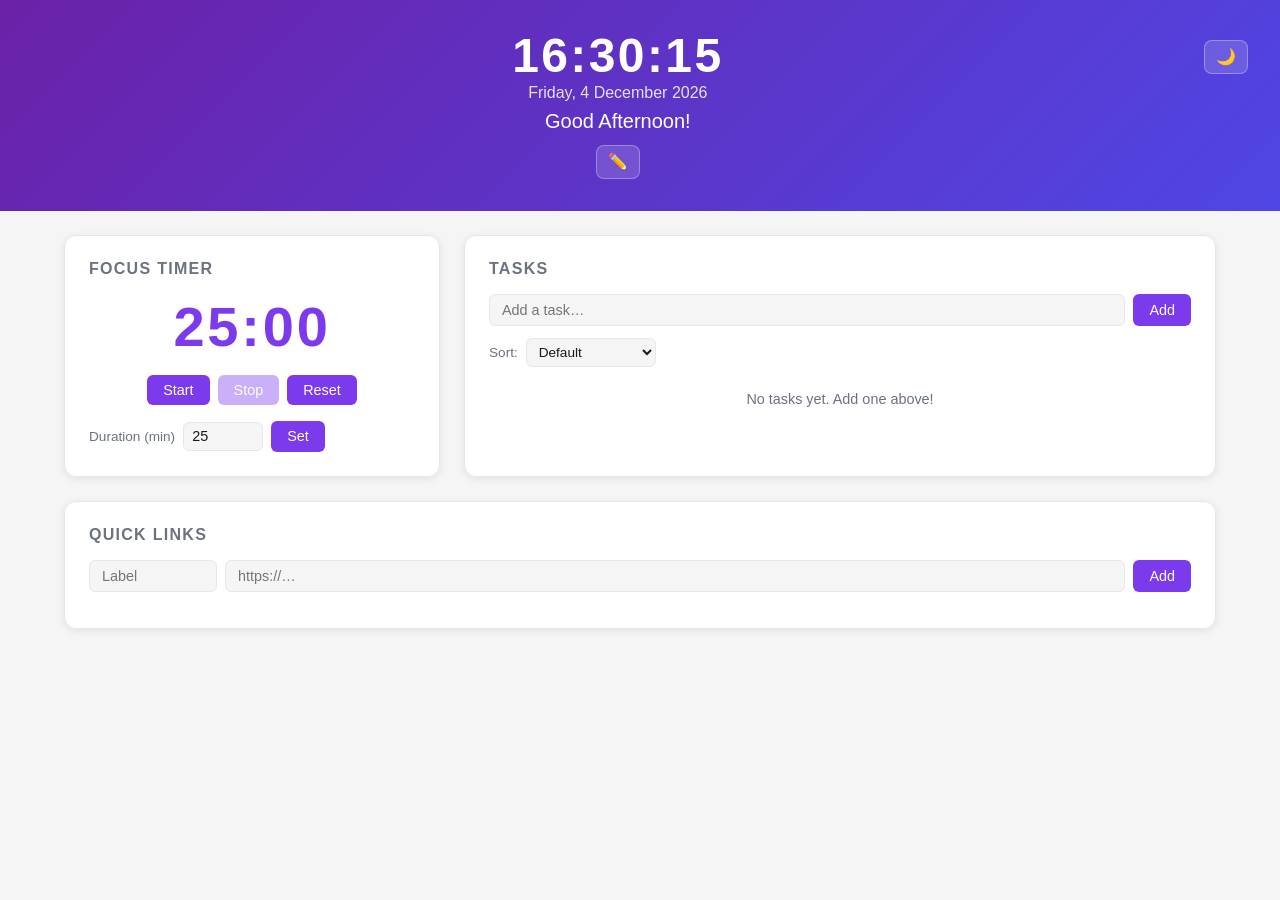
<file: index.html>
<!DOCTYPE html>
<html lang="en" data-theme="light">
<head>
  <meta charset="UTF-8">
  <meta name="viewport" content="width=device-width, initial-scale=1.0">
  <title>To-Do List Life Dashboard-Muhammad Rasyid</title>
  <link rel="stylesheet" href="css/style.css">
  <link rel="shortcut icon" href="img/Logo.png" type="image/x-icon">
  <link href="https://unpkg.com/aos@2.3.1/dist/aos.css" rel="stylesheet">
</head>
<body>

  <!-- Warning Banner (hidden by default) -->
  <div id="warning-banner" class="warning-banner hidden" role="alert">
    <span id="warning-message"></span>
    <button id="warning-close" aria-label="Dismiss warning">✕</button>
  </div>

  <!-- Header: Greeting Widget -->
  <header class="dashboard-header" data-aos="zoom-out">
    <div class="greeting-section">
      <div id="time" class="time-display" aria-live="polite"></div>
      <div id="date" class="date-display"></div>
      <div id="greeting-text" class="greeting-text"></div>
      <span id="name-display" class="name-display"></span>
      <!-- Inline name editor (hidden until activated) -->
      <div id="name-editor" class="name-editor hidden">
        <input id="name-input" type="text" maxlength="50" placeholder="Your name" aria-label="Display name">
        <button id="name-save">Save</button>
        <button id="name-cancel">Cancel</button>
      </div>
      <button id="edit-name-btn" class="icon-btn" aria-label="Edit name">✏️</button>
    </div>
    <button id="theme-toggle" class="icon-btn" aria-label="Toggle theme">🌙</button>
  </header>

  <!-- Main Content: Two-column layout -->
  <main class="dashboard-main">

    <!-- Left Column: Focus Timer -->
    <section class="widget timer-widget" aria-labelledby="timer-heading" data-aos="fade-right" data-aos-delay="150">
      <h2 id="timer-heading">Focus Timer</h2>
      <div id="timer-display" class="timer-display" aria-live="polite">25:00</div>
      <div class="timer-controls">
        <button id="start-btn">Start</button>
        <button id="stop-btn" disabled>Stop</button>
        <button id="reset-btn">Reset</button>
      </div>
      <div class="timer-config">
        <label for="duration-input">Duration (min)</label>
        <input id="duration-input" type="number" min="1" max="120" value="25" aria-describedby="duration-error">
        <button id="set-duration-btn">Set</button>
        <span id="duration-error" class="error-msg hidden" role="alert"></span>
      </div>
    </section>

    <!-- Right Column: Task List -->
    <section class="widget tasks-widget" aria-labelledby="tasks-heading" data-aos="fade-left">
      <h2 id="tasks-heading">Tasks</h2>
      <div class="task-input-row">
        <input id="task-input" type="text" placeholder="Add a task…" aria-label="New task" aria-describedby="task-error">
        <button id="add-task-btn">Add</button>
      </div>
      <span id="task-error" class="error-msg hidden" role="alert"></span>
      <div class="task-sort-row">
        <label for="sort-select">Sort:</label>
        <select id="sort-select" aria-label="Sort tasks">
          <option value="default">Default</option>
          <option value="az">A–Z</option>
          <option value="za">Z–A</option>
          <option value="completed-last">Completed last</option>
          <option value="completed-first">Completed first</option>
        </select>
      </div>
      <ul id="task-list" class="task-list" aria-label="Task list"></ul>
      <p class="task-empty-msg" id="task-empty-msg">No tasks yet. Add one above!</p>
    </section>

  </main>

  <!-- Footer: Quick Links -->
  <footer class="dashboard-footer" data-aos="fade-up">
    <section class="widget links-widget" aria-labelledby="links-heading">
      <h2 id="links-heading">Quick Links</h2>
      <div class="link-input-row">
        <input id="link-label-input" type="text" maxlength="30" placeholder="Label" aria-label="Link label">
        <input id="link-url-input" type="url" placeholder="https://…" aria-label="Link URL" aria-describedby="link-error">
        <button id="add-link-btn">Add</button>
      </div>
      <span id="link-error" class="error-msg hidden" role="alert"></span>
      <div id="links-container" class="links-container"></div>
    </section>
  </footer>

  <script src="js/app.js"></script>
  <script src="https://unpkg.com/aos@2.3.1/dist/aos.js"></script>

  <script>
      AOS.init({
                duration: 1800, 
                easing: 'ease-in-out-back',
                once: true,  
            });
  </script>
</body>
</html>
</file>
<file: css/style.css>
/* ===== CSS Custom Properties (Theming) ===== */
:root {
  --color-bg: #f5f5f5;
  --color-surface: #ffffff;
  --color-header-bg: #6b21a8;
  --color-header-bg-end: #4f46e5;
  --color-text: #1a1a1a;
  --color-text-muted: #6b7280;
  --color-text-on-header: #ffffff;
  --color-accent: #7c3aed;
  --color-border: #e5e7eb;
  --color-error: #dc2626;
  --color-success: #16a34a;
  --color-task-done: #9ca3af;
  --color-btn-primary: #7c3aed;
  --color-btn-primary-text: #ffffff;
  --color-btn-danger: #dc2626;
  --shadow: 0 2px 8px rgba(0,0,0,0.08);
}

[data-theme="dark"] {
  --color-bg: #111827;
  --color-surface: #1f2937;
  --color-text: #f9fafb;
  --color-text-muted: #9ca3af;
  --color-border: #374151;
  --color-task-done: #6b7280;
  --color-btn-primary: #8b5cf6;
  --shadow: 0 2px 8px rgba(0,0,0,0.4);
}

/* ===== Base Reset & Body ===== */
*, *::before, *::after {
  box-sizing: border-box;
  margin: 0;
  padding: 0;
}

body {
  font-family: -apple-system, BlinkMacSystemFont, 'Segoe UI', Roboto, sans-serif;
  background-color: var(--color-bg);
  color: var(--color-text);
  min-height: 100vh;
  transition: background-color 0.2s, color 0.2s;
  overflow-x: hidden;
}

/* ===== Warning Banner ===== */
.warning-banner {
  position: fixed;
  top: 0;
  left: 0;
  right: 0;
  background-color: #fef3c7;
  color: #92400e;
  padding: 0.75rem 1.5rem;
  display: flex;
  justify-content: space-between;
  align-items: center;
  z-index: 1000;
  border-bottom: 1px solid #fcd34d;
}

[data-theme="dark"] .warning-banner {
  background-color: #451a03;
  color: #fcd34d;
  border-bottom-color: #92400e;
}

/* ===== Utility ===== */
.hidden {
  display: none !important;
}

.error-msg {
  color: var(--color-error);
  font-size: 0.8rem;
  margin-top: 0.25rem;
  display: block;
}

/* ===== Header ===== */
.dashboard-header {
  background: linear-gradient(135deg, var(--color-header-bg), var(--color-header-bg-end));
  color: var(--color-text-on-header);
  padding: 2rem;
  display: flex;
  justify-content: space-between;
  align-items: flex-start;
  /* position: relative;
  z-index: 100;
  transform: none !important;
  opacity: 1 !important; */
}

.greeting-section {
  display: flex;
  flex-direction: column;
  align-items: center;
  gap: 0.25rem;
  flex: 1;
}

.time-display {
  font-size: 3rem;
  font-weight: 700;
  letter-spacing: 0.05em;
  line-height: 1;
  text-align: center;
}

.date-display {
  font-size: 1rem;
  opacity: 0.85;
  text-align: center;
}

.greeting-text {
  font-size: 1.25rem;
  font-weight: 500;
  margin-top: 0.25rem;
  text-align: center;
}

.name-display {
  font-size: 0.95rem;
  opacity: 0.9;
  text-align: center;
  display: none;
}

.name-editor {
  display: flex;
  gap: 0.5rem;
  align-items: center;
  margin-top: 0.25rem;
  flex-wrap: wrap;
  justify-content: center;
}

.name-editor input {
  padding: 0.35rem 0.6rem;
  border-radius: 4px;
  border: 1px solid rgba(255,255,255,0.4);
  background: rgba(255,255,255,0.15);
  color: var(--color-text-on-header);
  font-size: 0.9rem;
}

.name-editor input::placeholder {
  color: rgba(255,255,255,0.6);
}

/* ===== Icon Buttons ===== */
.icon-btn {
  background: rgba(255,255,255,0.15);
  border: 1px solid rgba(255,255,255,0.3);
  color: var(--color-text-on-header);
  border-radius: 8px;
  padding: 0.4rem 0.7rem;
  cursor: pointer;
  font-size: 1rem;
  transition: background 0.15s;
  margin-top: 0.5rem;
}

.icon-btn:hover {
  background: rgba(255,255,255,0.25);
}

/* ===== Main Grid ===== */
.dashboard-main {
  display: grid;
  grid-template-columns: 1fr 2fr;
  gap: 1.5rem;
  padding: 1.5rem;
  max-width: 1200px;
  margin: 0 auto;
  transition: all 0.5s ease-in-out;
}

/* ===== Footer ===== */
.dashboard-footer {
  padding: 0 1.5rem 1.5rem;
  max-width: 1200px;
  margin: 0 auto;
}

/* ===== Widget Cards ===== */
.widget {
  background-color: var(--color-surface);
  border-radius: 12px;
  padding: 1.5rem;
  box-shadow: var(--shadow);
  border: 1px solid var(--color-border);
}

.widget h2 {
  font-size: 1rem;
  font-weight: 600;
  text-transform: uppercase;
  letter-spacing: 0.08em;
  color: var(--color-text-muted);
  margin-bottom: 1rem;
}

/* ===== Timer Widget ===== */
.timer-display {
  font-size: 3.5rem;
  font-weight: 700;
  text-align: center;
  letter-spacing: 0.05em;
  color: var(--color-accent);
  margin: 0.5rem 0 1rem;
}

.timer-controls {
  display: flex;
  gap: 0.5rem;
  justify-content: center;
  margin-bottom: 1rem;
}

.timer-config {
  display: flex;
  align-items: center;
  gap: 0.5rem;
  flex-wrap: wrap;
  font-size: 0.9rem;
}

.timer-config label {
  color: var(--color-text-muted);
  font-size: 0.85rem;
}

.timer-config input[type="number"] {
  width: 5rem;
  padding: 0.35rem 0.5rem;
  border: 1px solid var(--color-border);
  border-radius: 6px;
  background: var(--color-bg);
  color: var(--color-text);
  font-size: 0.9rem;
}

/* ===== Buttons ===== */
button {
  cursor: pointer;
  border: none;
  border-radius: 6px;
  padding: 0.45rem 1rem;
  font-size: 0.9rem;
  font-weight: 500;
  background-color: var(--color-btn-primary);
  color: var(--color-btn-primary-text);
  transition: opacity 0.15s, background-color 0.15s;
}

button:hover:not(:disabled) {
  opacity: 0.85;
}

button:disabled {
  opacity: 0.4;
  cursor: not-allowed;
}

button.btn-danger {
  background-color: var(--color-btn-danger);
  color: #fff;
}

button.btn-secondary {
  background-color: transparent;
  color: var(--color-text-muted);
  border: 1px solid var(--color-border);
}

button.btn-secondary:hover:not(:disabled) {
  background-color: var(--color-border);
  opacity: 1;
}

/* ===== Task Widget ===== */
.task-input-row {
  display: flex;
  gap: 0.5rem;
  margin-bottom: 0.5rem;
}

.task-input-row input {
  flex: 1;
  padding: 0.45rem 0.75rem;
  border: 1px solid var(--color-border);
  border-radius: 6px;
  background: var(--color-bg);
  color: var(--color-text);
  font-size: 0.9rem;
}

.task-sort-row {
  display: flex;
  align-items: center;
  gap: 0.5rem;
  margin: 0.75rem 0;
  font-size: 0.85rem;
  color: var(--color-text-muted);
}

.task-sort-row select {
  padding: 0.3rem 0.5rem;
  border: 1px solid var(--color-border);
  border-radius: 6px;
  background: var(--color-bg);
  color: var(--color-text);
  font-size: 0.85rem;
}

.task-list {
  list-style: none;
  display: flex;
  flex-direction: column;
  gap: 0.4rem;
  max-height: 400px;
  overflow-y: auto;
}

.task-item {
  display: flex;
  align-items: center;
  gap: 0.5rem;
  padding: 0.5rem 0.6rem;
  border-radius: 6px;
  border: 1px solid var(--color-border);
  background: var(--color-bg);
  transition: background 0.1s;
}

.task-item:hover {
  background: var(--color-surface);
}

.task-item label {
  flex: 1;
  font-size: 0.9rem;
  cursor: pointer;
  word-break: break-word;
}

.task-item--done label {
  text-decoration: line-through;
  color: var(--color-task-done);
}

.task-item input[type="checkbox"] {
  width: 1rem;
  height: 1rem;
  cursor: pointer;
  accent-color: var(--color-accent);
  flex-shrink: 0;
}

.task-item .task-edit-input {
  flex: 1;
  padding: 0.25rem 0.4rem;
  border: 1px solid var(--color-accent);
  border-radius: 4px;
  background: var(--color-bg);
  color: var(--color-text);
  font-size: 0.9rem;
}

.task-item-actions {
  display: flex;
  gap: 0.25rem;
  flex-shrink: 0;
}

.task-item-actions button {
  padding: 0.25rem 0.5rem;
  font-size: 0.75rem;
}

.task-empty-msg {
  color: var(--color-text-muted);
  font-size: 0.9rem;
  margin-top: 0.75rem;
  text-align: center;
}

/* ===== Quick Links Widget ===== */
.link-input-row {
  display: flex;
  gap: 0.5rem;
  margin-bottom: 0.5rem;
  flex-wrap: wrap;
}

.link-input-row input {
  padding: 0.45rem 0.75rem;
  border: 1px solid var(--color-border);
  border-radius: 6px;
  background: var(--color-bg);
  color: var(--color-text);
  font-size: 0.9rem;
}

.link-input-row input:first-child {
  width: 8rem;
}

.link-input-row input:nth-child(2) {
  flex: 1;
  min-width: 10rem;
}

.links-container {
  display: flex;
  flex-wrap: wrap;
  gap: 0.5rem;
  margin-top: 0.75rem;
}

.link-item {
  display: flex;
  align-items: center;
  gap: 0.25rem;
}

.link-btn {
  padding: 0.4rem 0.9rem;
  border-radius: 20px;
  font-size: 0.85rem;
  background-color: var(--color-accent);
  color: #fff;
  border: none;
  cursor: pointer;
  transition: opacity 0.15s;
}

.link-btn:hover {
  opacity: 0.85;
}

.link-delete-btn {
  background: transparent;
  color: var(--color-text-muted);
  border: none;
  padding: 0.2rem 0.4rem;
  font-size: 0.8rem;
  cursor: pointer;
  border-radius: 4px;
}

.link-delete-btn:hover {
  color: var(--color-btn-danger);
  background: transparent;
  opacity: 1;
}

/* ===== Responsive Breakpoint ===== */
@media (max-width: 768px) {
  .dashboard-main {
    grid-template-columns: 1fr;
  }

  .dashboard-header {
    padding: 1.25rem;
  }

  .time-display {
    font-size: 2.25rem;
  }

  .timer-display {
    font-size: 2.5rem;
  }

  .link-input-row {
    flex-direction: column;
  }

  .link-input-row input:first-child,
  .link-input-row input:nth-child(2) {
    width: 100%;
  }
  #timer-heading, 
  #tasks-heading, 
  #links-heading {
      text-align: center;
  }
}
</file>
